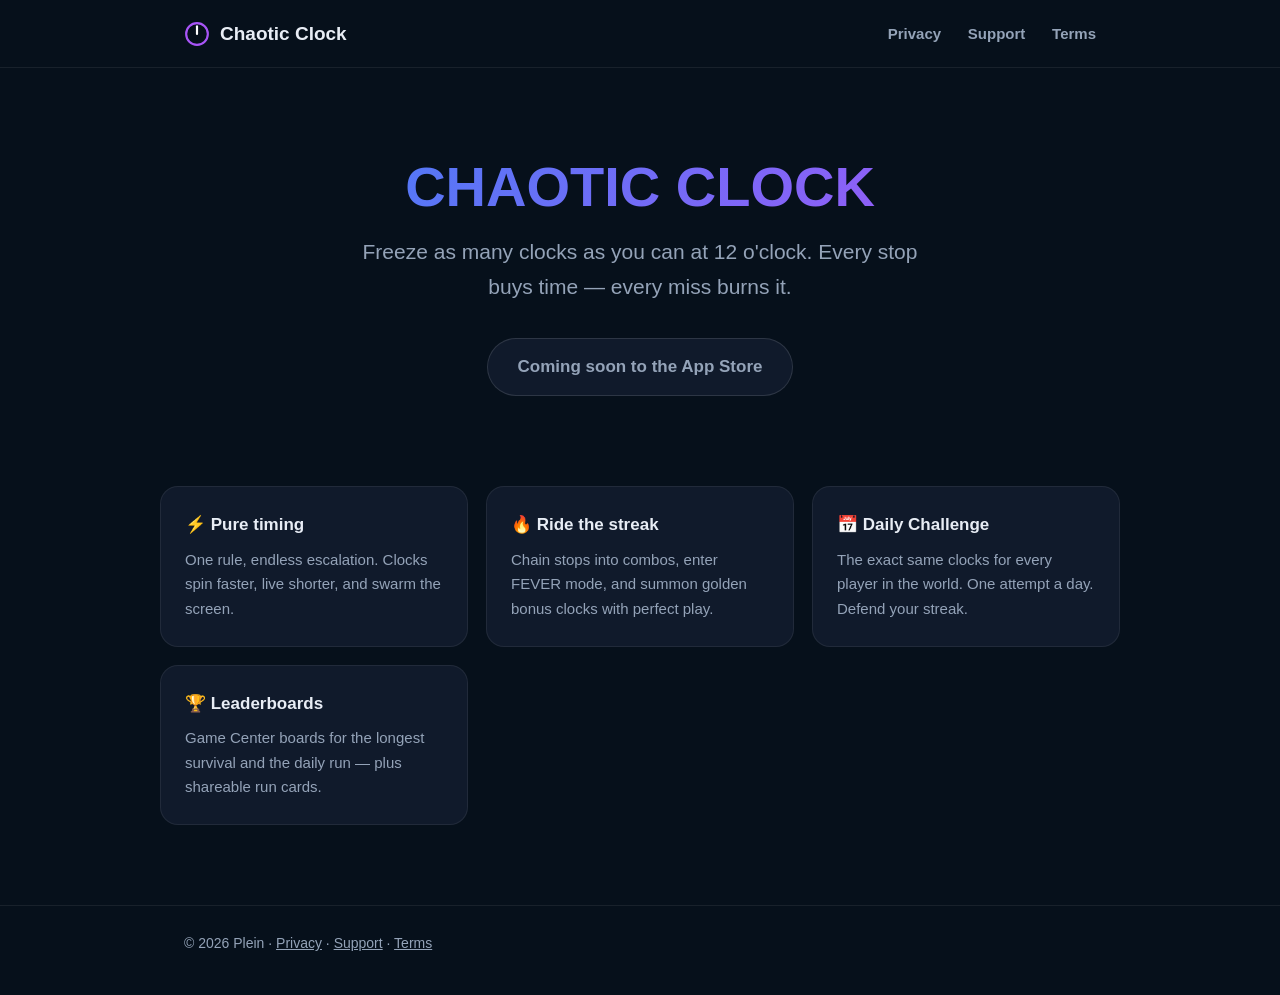
<file: index.html>
<!DOCTYPE html>
<html lang="en">
<head>
<meta charset="utf-8">
<meta name="viewport" content="width=device-width, initial-scale=1">
<title>Chaotic Clock — Freeze time. Outlast chaos.</title>
<meta name="description" content="Chaotic Clock is a pure timing game for iPhone: tap each clock the instant it strikes 12, bank seconds, and outlast the chaos.">
<meta name="theme-color" content="#06101b">
<meta property="og:site_name" content="Chaotic Clock">
<meta property="og:title" content="Chaotic Clock — Freeze time. Outlast chaos.">
<meta property="og:description" content="Tap each clock the instant it strikes 12. Every stop buys time, every miss burns it.">
<meta property="og:type" content="website">
<link rel="stylesheet" href="assets/styles.css">
</head>
<body>

<header class="site-header">
  <div class="wrap">
    <a class="brand" href="./">
      <svg class="clock" viewBox="0 0 24 24" fill="none" stroke="#a855f7" stroke-width="2" aria-hidden="true">
        <circle cx="12" cy="12" r="10"/><path d="M12 12V5" stroke="#fff" stroke-linecap="round"/>
      </svg>
      Chaotic Clock
    </a>
    <nav class="nav">
      <a href="privacy/">Privacy</a>
      <a href="support/">Support</a>
      <a href="terms/">Terms</a>
    </nav>
  </div>
</header>

<main>
  <section class="hero">
    <div class="wrap">
      <h1>CHAOTIC CLOCK</h1>
      <p>Freeze as many clocks as you can at 12 o'clock. Every stop buys time — every miss burns it.</p>
      <span class="badge badge--soon">Coming soon to the App&nbsp;Store</span>
    </div>
  </section>

  <section class="wrap features">
    <div class="feature">
      <h3>⚡ Pure timing</h3>
      <p>One rule, endless escalation. Clocks spin faster, live shorter, and swarm the screen.</p>
    </div>
    <div class="feature">
      <h3>🔥 Ride the streak</h3>
      <p>Chain stops into combos, enter FEVER mode, and summon golden bonus clocks with perfect play.</p>
    </div>
    <div class="feature">
      <h3>📅 Daily Challenge</h3>
      <p>The exact same clocks for every player in the world. One attempt a day. Defend your streak.</p>
    </div>
    <div class="feature">
      <h3>🏆 Leaderboards</h3>
      <p>Game Center boards for the longest survival and the daily run — plus shareable run cards.</p>
    </div>
  </section>
</main>

<footer class="site-footer">
  <div class="wrap">
    © 2026 Plein · <a href="privacy/">Privacy</a> · <a href="support/">Support</a> · <a href="terms/">Terms</a>
  </div>
</footer>

</body>
</html>
</file>
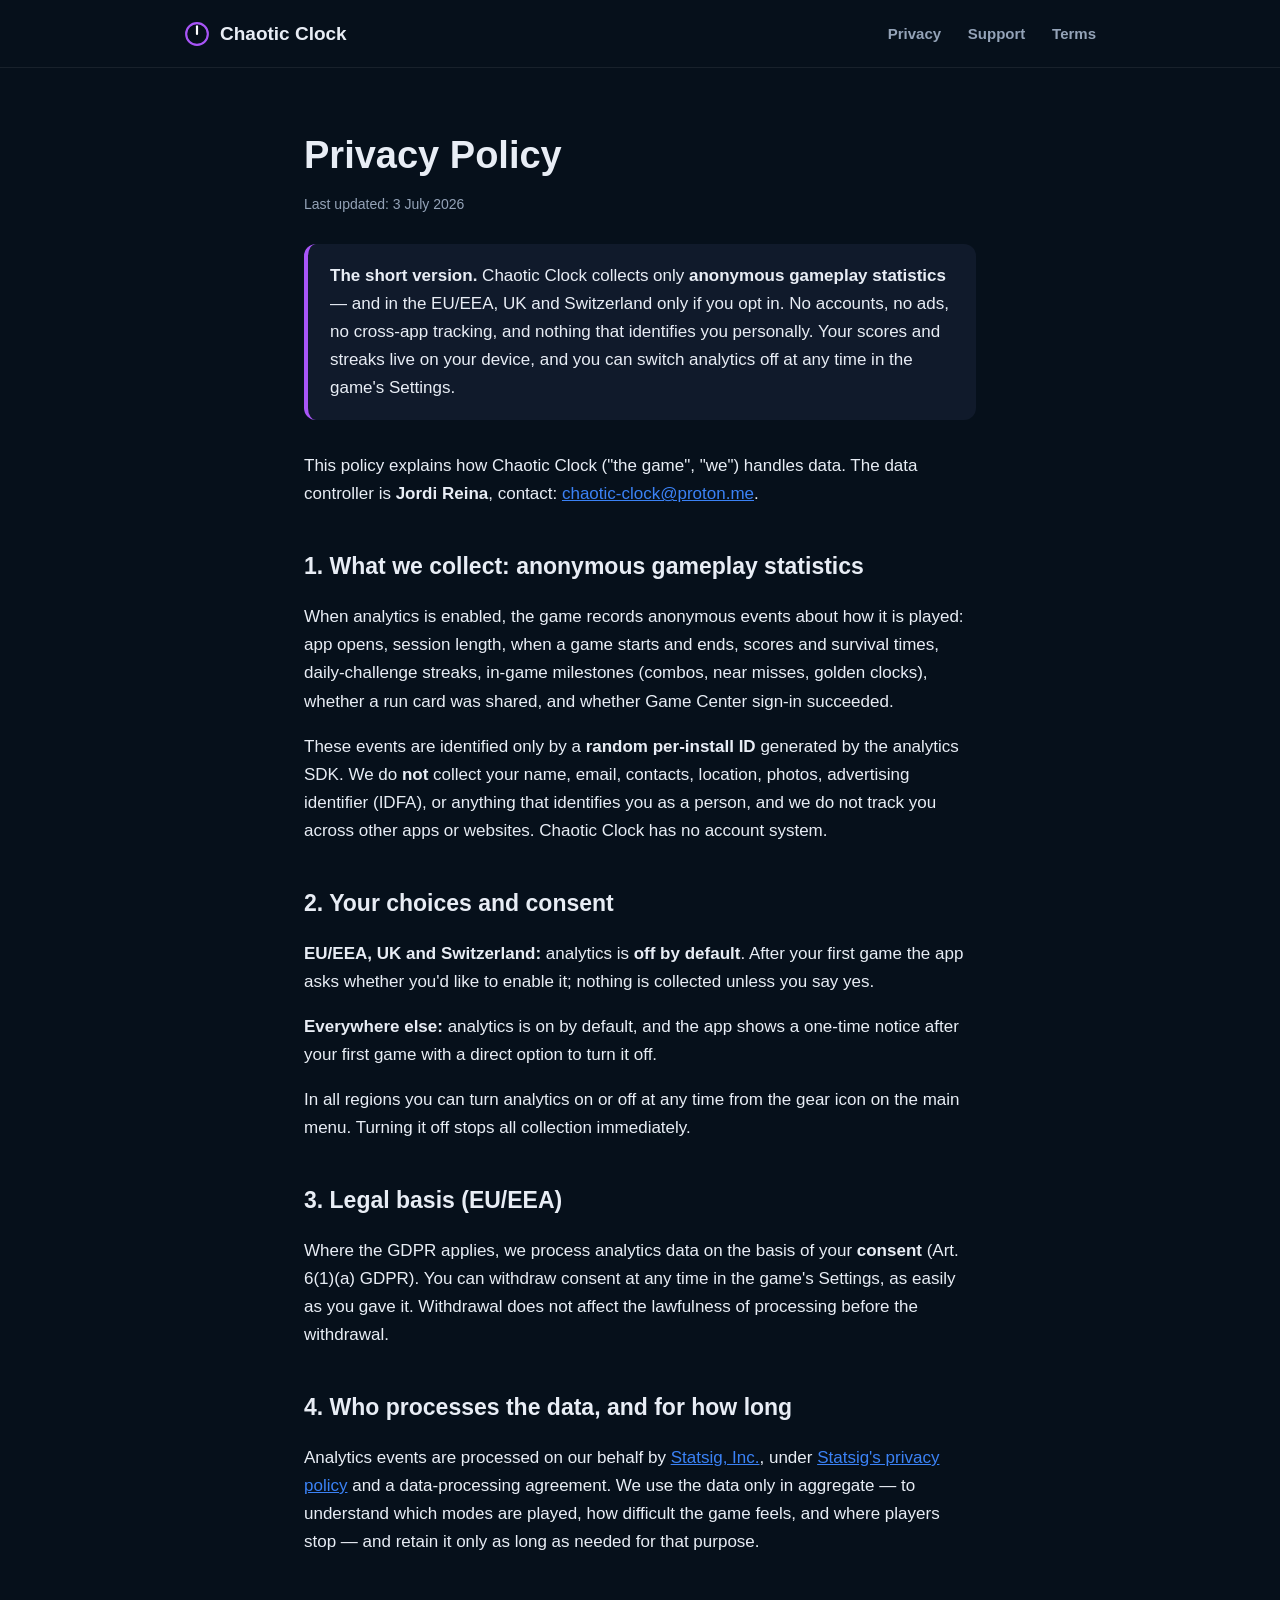
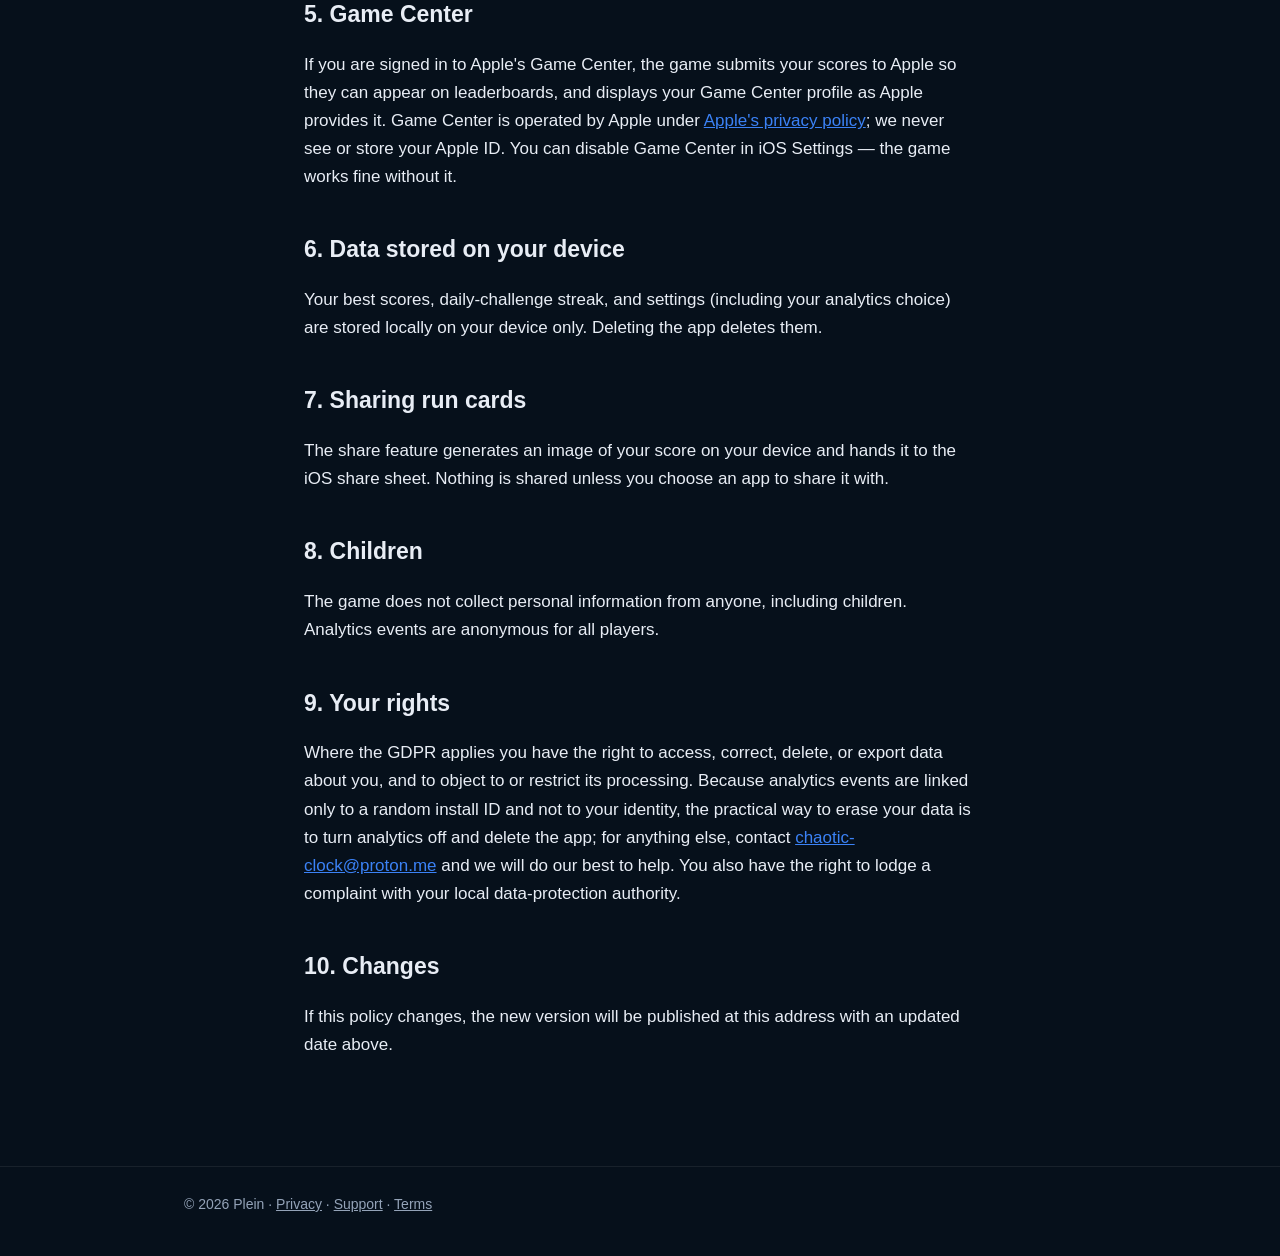
<file: privacy/index.html>
<!DOCTYPE html>
<html lang="en">
<head>
<meta charset="utf-8">
<meta name="viewport" content="width=device-width, initial-scale=1">
<title>Chaotic Clock — Privacy Policy</title>
<meta name="description" content="Chaotic Clock collects only anonymous gameplay analytics, with your consent. No accounts, no ads, no cross-app tracking, no personal data.">
<meta name="theme-color" content="#06101b">
<link rel="stylesheet" href="../assets/styles.css">
</head>
<body>

<header class="site-header">
  <div class="wrap">
    <a class="brand" href="../">
      <svg class="clock" viewBox="0 0 24 24" fill="none" stroke="#a855f7" stroke-width="2" aria-hidden="true">
        <circle cx="12" cy="12" r="10"/><path d="M12 12V5" stroke="#fff" stroke-linecap="round"/>
      </svg>
      Chaotic Clock
    </a>
    <nav class="nav">
      <a href="./">Privacy</a>
      <a href="../support/">Support</a>
      <a href="../terms/">Terms</a>
    </nav>
  </div>
</header>

<main class="article">
  <div class="wrap wrap--narrow">

  <h1>Privacy Policy</h1>
  <div class="updated">Last updated: 3 July 2026</div>

  <div class="lead">
    <strong>The short version.</strong> Chaotic Clock collects only <strong>anonymous gameplay
    statistics</strong> — and in the EU/EEA, UK and Switzerland only if you opt in. No accounts,
    no ads, no cross-app tracking, and nothing that identifies you personally. Your scores and
    streaks live on your device, and you can switch analytics off at any time in the game's
    Settings.
  </div>

  <p>This policy explains how Chaotic Clock ("the game", "we") handles data. The data controller
  is <strong>Jordi Reina</strong>, contact:
  <a href="mailto:chaotic-clock@proton.me">chaotic-clock@proton.me</a>.</p>

  <h2>1. What we collect: anonymous gameplay statistics</h2>
  <p>When analytics is enabled, the game records anonymous events about how it is played: app
  opens, session length, when a game starts and ends, scores and survival times, daily-challenge
  streaks, in-game milestones (combos, near misses, golden clocks), whether a run card was shared,
  and whether Game Center sign-in succeeded.</p>
  <p>These events are identified only by a <strong>random per-install ID</strong> generated by the
  analytics SDK. We do <strong>not</strong> collect your name, email, contacts, location, photos,
  advertising identifier (IDFA), or anything that identifies you as a person, and we do not track
  you across other apps or websites. Chaotic Clock has no account system.</p>

  <h2>2. Your choices and consent</h2>
  <p><strong>EU/EEA, UK and Switzerland:</strong> analytics is <strong>off by default</strong>.
  After your first game the app asks whether you'd like to enable it; nothing is collected unless
  you say yes.</p>
  <p><strong>Everywhere else:</strong> analytics is on by default, and the app shows a one-time
  notice after your first game with a direct option to turn it off.</p>
  <p>In all regions you can turn analytics on or off at any time from the gear icon on the main
  menu. Turning it off stops all collection immediately.</p>

  <h2>3. Legal basis (EU/EEA)</h2>
  <p>Where the GDPR applies, we process analytics data on the basis of your
  <strong>consent</strong> (Art. 6(1)(a) GDPR). You can withdraw consent at any time in the game's
  Settings, as easily as you gave it. Withdrawal does not affect the lawfulness of processing
  before the withdrawal.</p>

  <h2>4. Who processes the data, and for how long</h2>
  <p>Analytics events are processed on our behalf by
  <a href="https://www.statsig.com/" rel="noopener">Statsig, Inc.</a>, under
  <a href="https://www.statsig.com/privacy-policy" rel="noopener">Statsig's privacy policy</a> and
  a data-processing agreement. We use the data only in aggregate — to understand which modes are
  played, how difficult the game feels, and where players stop — and retain it only as long as
  needed for that purpose.</p>

  <h2>5. Game Center</h2>
  <p>If you are signed in to Apple's Game Center, the game submits your scores to Apple so they can
  appear on leaderboards, and displays your Game Center profile as Apple provides it. Game Center is
  operated by Apple under
  <a href="https://www.apple.com/legal/privacy/" rel="noopener">Apple's privacy policy</a>;
  we never see or store your Apple ID. You can disable Game Center in iOS Settings — the game works
  fine without it.</p>

  <h2>6. Data stored on your device</h2>
  <p>Your best scores, daily-challenge streak, and settings (including your analytics choice) are
  stored locally on your device only. Deleting the app deletes them.</p>

  <h2>7. Sharing run cards</h2>
  <p>The share feature generates an image of your score on your device and hands it to the iOS share
  sheet. Nothing is shared unless you choose an app to share it with.</p>

  <h2>8. Children</h2>
  <p>The game does not collect personal information from anyone, including children. Analytics
  events are anonymous for all players.</p>

  <h2>9. Your rights</h2>
  <p>Where the GDPR applies you have the right to access, correct, delete, or export data about
  you, and to object to or restrict its processing. Because analytics events are linked only to a
  random install ID and not to your identity, the practical way to erase your data is to turn
  analytics off and delete the app; for anything else, contact
  <a href="mailto:chaotic-clock@proton.me">chaotic-clock@proton.me</a> and we will do our best to
  help. You also have the right to lodge a complaint with your local data-protection authority.</p>

  <h2>10. Changes</h2>
  <p>If this policy changes, the new version will be published at this address with an updated date
  above.</p>

  </div>
</main>

<footer class="site-footer">
  <div class="wrap">
    © 2026 Plein · <a href="./">Privacy</a> · <a href="../support/">Support</a> · <a href="../terms/">Terms</a>
  </div>
</footer>

</body>
</html>
</file>
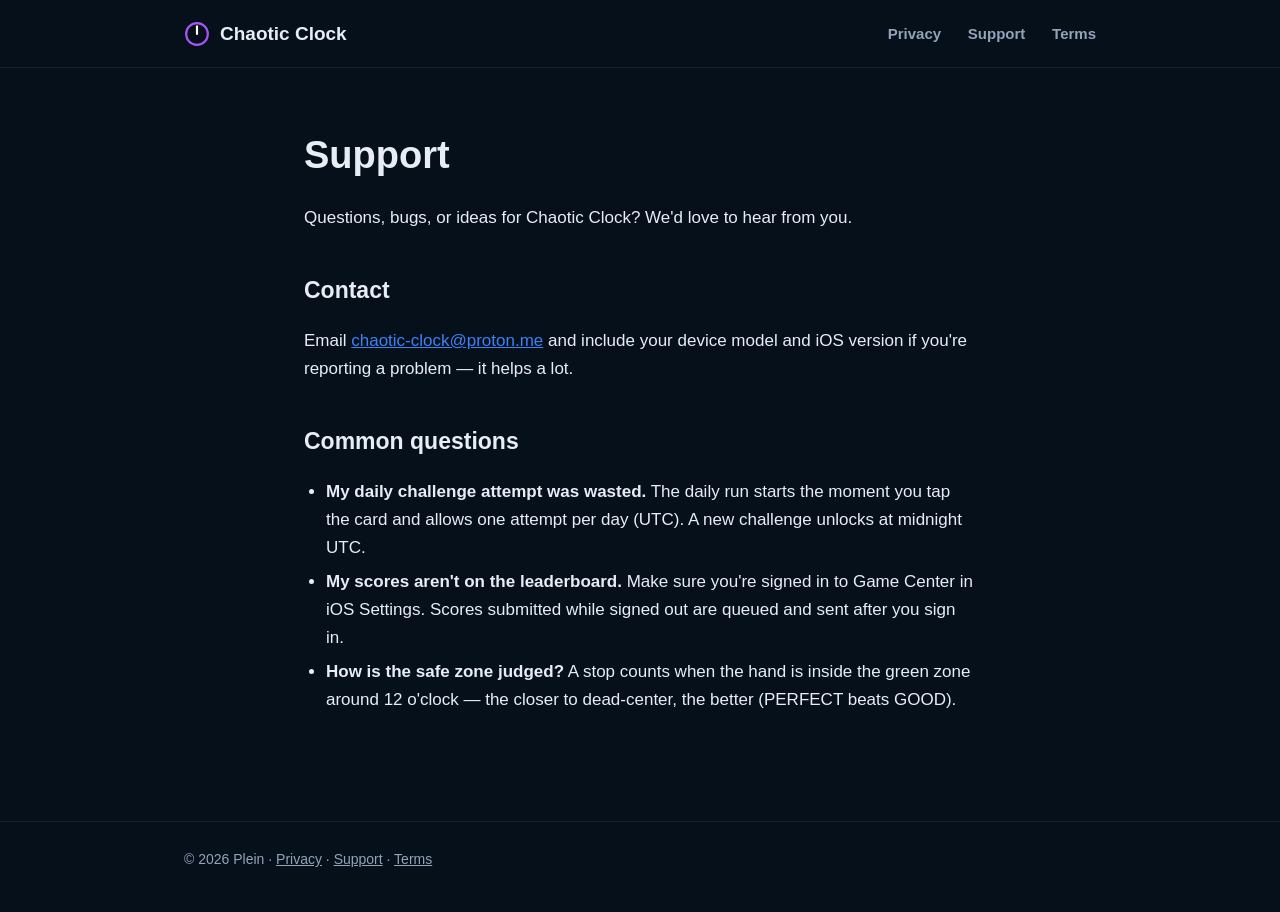
<file: support/index.html>
<!DOCTYPE html>
<html lang="en">
<head>
<meta charset="utf-8">
<meta name="viewport" content="width=device-width, initial-scale=1">
<title>Chaotic Clock — Support</title>
<meta name="description" content="Get help with Chaotic Clock.">
<meta name="theme-color" content="#06101b">
<link rel="stylesheet" href="../assets/styles.css">
</head>
<body>

<header class="site-header">
  <div class="wrap">
    <a class="brand" href="../">
      <svg class="clock" viewBox="0 0 24 24" fill="none" stroke="#a855f7" stroke-width="2" aria-hidden="true">
        <circle cx="12" cy="12" r="10"/><path d="M12 12V5" stroke="#fff" stroke-linecap="round"/>
      </svg>
      Chaotic Clock
    </a>
    <nav class="nav">
      <a href="../privacy/">Privacy</a>
      <a href="./">Support</a>
      <a href="../terms/">Terms</a>
    </nav>
  </div>
</header>

<main class="article">
  <div class="wrap wrap--narrow">

  <h1>Support</h1>

  <p>Questions, bugs, or ideas for Chaotic Clock? We'd love to hear from you.</p>

  <h2>Contact</h2>
  <p>Email <a href="mailto:chaotic-clock@proton.me">chaotic-clock@proton.me</a> and include your device
  model and iOS version if you're reporting a problem — it helps a lot.</p>

  <h2>Common questions</h2>
  <ul>
    <li><strong>My daily challenge attempt was wasted.</strong> The daily run starts the moment you
        tap the card and allows one attempt per day (UTC). A new challenge unlocks at midnight UTC.</li>
    <li><strong>My scores aren't on the leaderboard.</strong> Make sure you're signed in to Game
        Center in iOS Settings. Scores submitted while signed out are queued and sent after you
        sign in.</li>
    <li><strong>How is the safe zone judged?</strong> A stop counts when the hand is inside the green
        zone around 12 o'clock — the closer to dead-center, the better (PERFECT beats GOOD).</li>
  </ul>

  </div>
</main>

<footer class="site-footer">
  <div class="wrap">
    © 2026 Plein · <a href="../privacy/">Privacy</a> · <a href="./">Support</a> · <a href="../terms/">Terms</a>
  </div>
</footer>

</body>
</html>
</file>
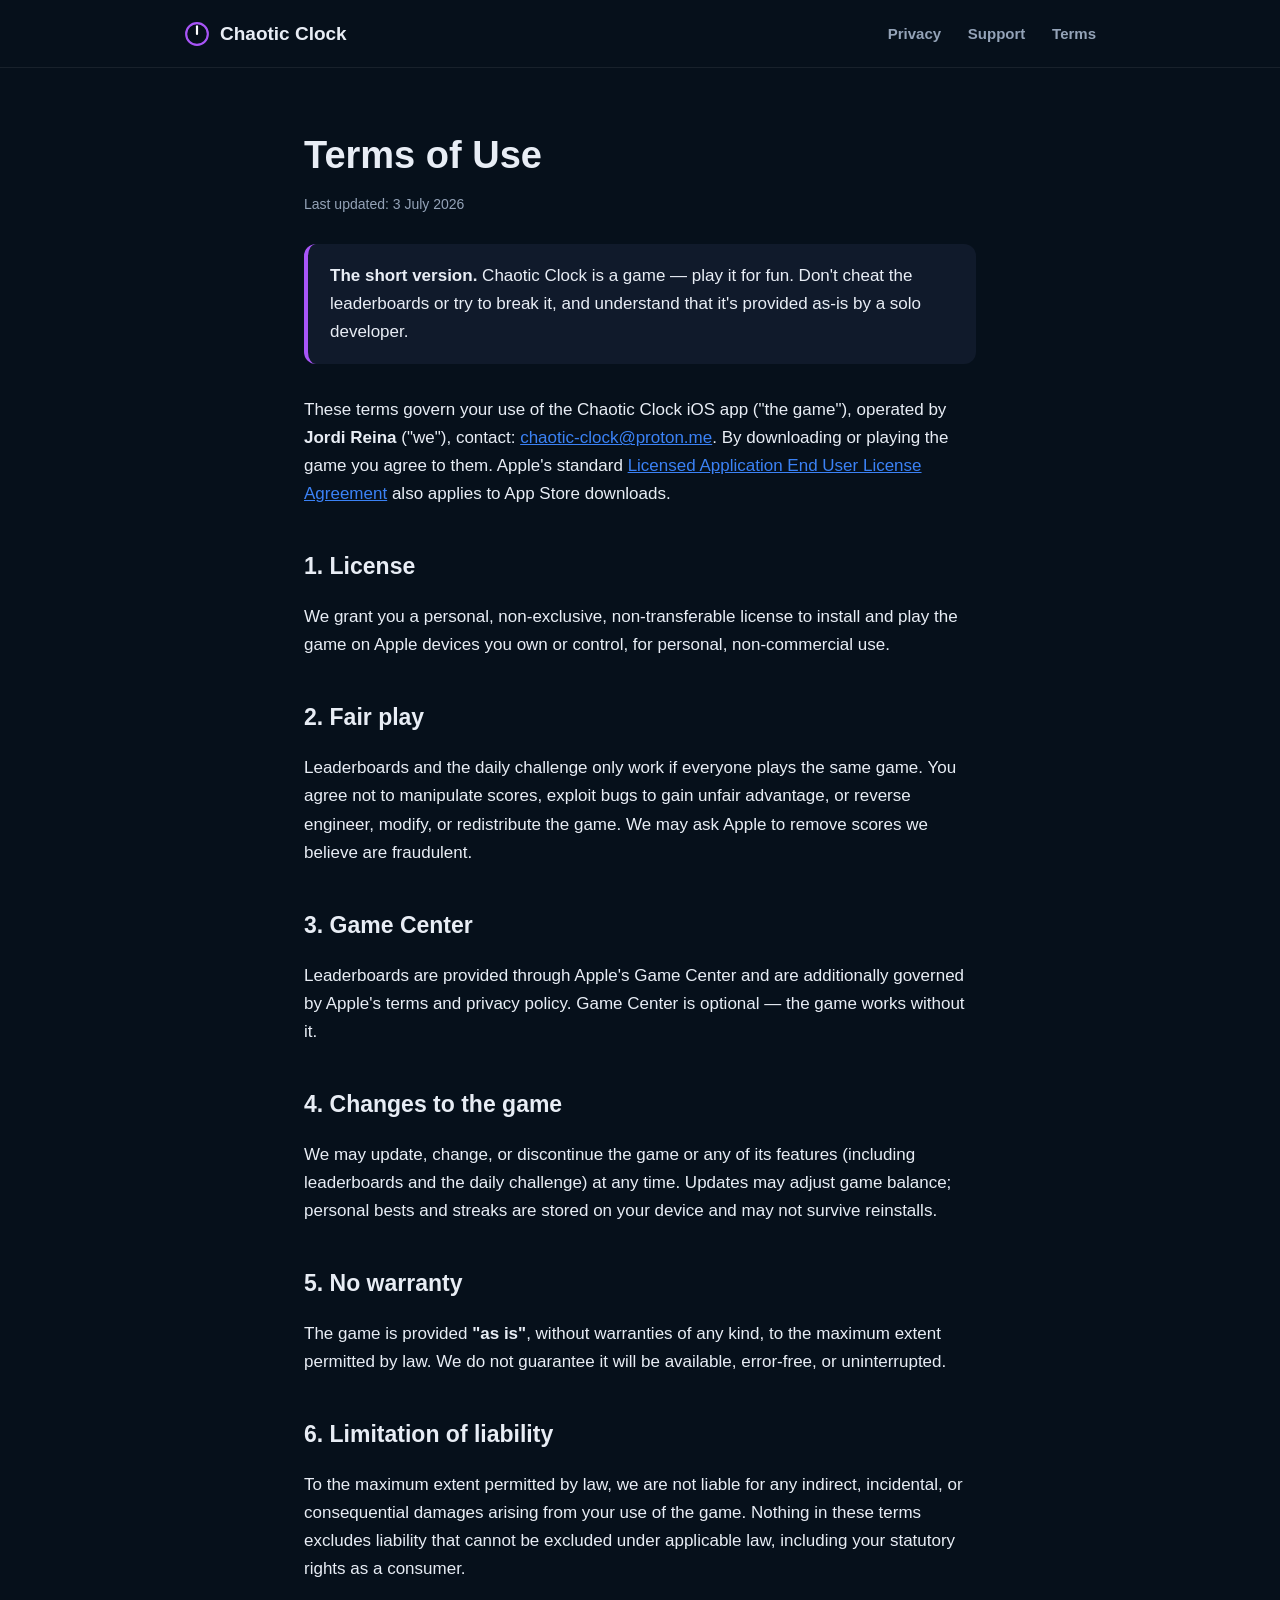
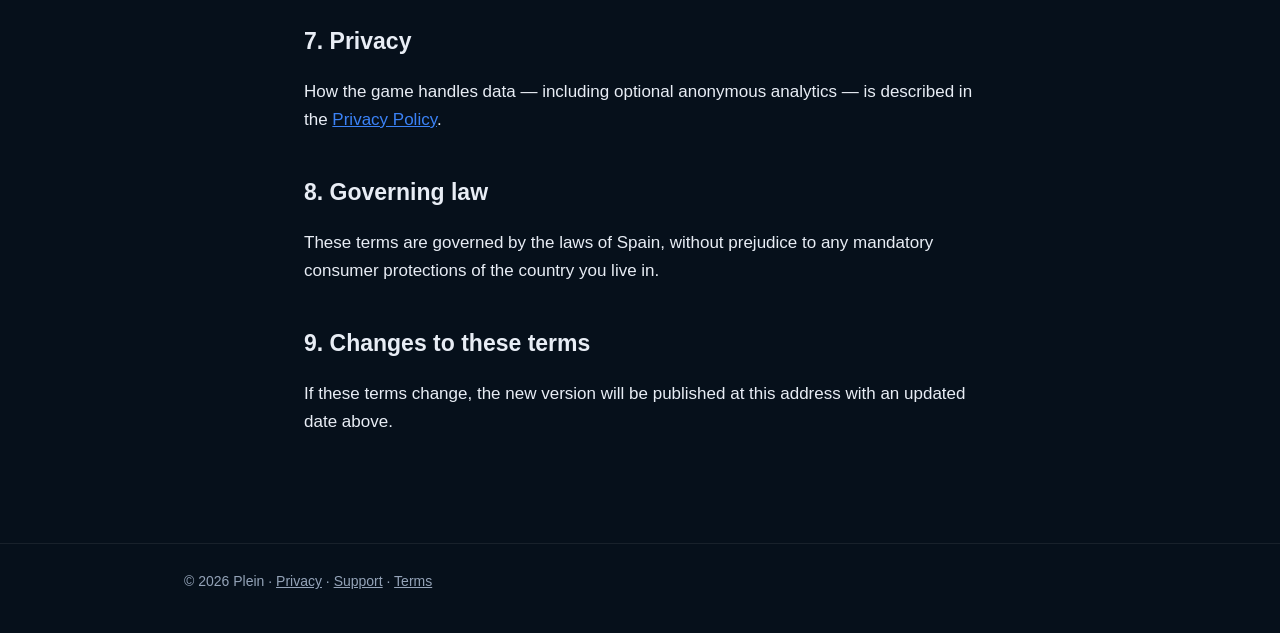
<file: terms/index.html>
<!DOCTYPE html>
<html lang="en">
<head>
<meta charset="utf-8">
<meta name="viewport" content="width=device-width, initial-scale=1">
<title>Chaotic Clock — Terms of Use</title>
<meta name="description" content="Terms of use for the Chaotic Clock iOS game.">
<meta name="theme-color" content="#06101b">
<link rel="stylesheet" href="../assets/styles.css">
</head>
<body>

<header class="site-header">
  <div class="wrap">
    <a class="brand" href="../">
      <svg class="clock" viewBox="0 0 24 24" fill="none" stroke="#a855f7" stroke-width="2" aria-hidden="true">
        <circle cx="12" cy="12" r="10"/><path d="M12 12V5" stroke="#fff" stroke-linecap="round"/>
      </svg>
      Chaotic Clock
    </a>
    <nav class="nav">
      <a href="../privacy/">Privacy</a>
      <a href="../support/">Support</a>
      <a href="./">Terms</a>
    </nav>
  </div>
</header>

<main class="article">
  <div class="wrap wrap--narrow">

  <h1>Terms of Use</h1>
  <div class="updated">Last updated: 3 July 2026</div>

  <div class="lead">
    <strong>The short version.</strong> Chaotic Clock is a game — play it for fun. Don't cheat the
    leaderboards or try to break it, and understand that it's provided as-is by a solo developer.
  </div>

  <p>These terms govern your use of the Chaotic Clock iOS app ("the game"), operated by
  <strong>Jordi Reina</strong> ("we"), contact:
  <a href="mailto:chaotic-clock@proton.me">chaotic-clock@proton.me</a>. By downloading or playing
  the game you agree to them. Apple's standard
  <a href="https://www.apple.com/legal/internet-services/itunes/dev/stdeula/" rel="noopener">Licensed
  Application End User License Agreement</a> also applies to App Store downloads.</p>

  <h2>1. License</h2>
  <p>We grant you a personal, non-exclusive, non-transferable license to install and play the game
  on Apple devices you own or control, for personal, non-commercial use.</p>

  <h2>2. Fair play</h2>
  <p>Leaderboards and the daily challenge only work if everyone plays the same game. You agree not
  to manipulate scores, exploit bugs to gain unfair advantage, or reverse engineer, modify, or
  redistribute the game. We may ask Apple to remove scores we believe are fraudulent.</p>

  <h2>3. Game Center</h2>
  <p>Leaderboards are provided through Apple's Game Center and are additionally governed by
  Apple's terms and privacy policy. Game Center is optional — the game works without it.</p>

  <h2>4. Changes to the game</h2>
  <p>We may update, change, or discontinue the game or any of its features (including leaderboards
  and the daily challenge) at any time. Updates may adjust game balance; personal bests and streaks
  are stored on your device and may not survive reinstalls.</p>

  <h2>5. No warranty</h2>
  <p>The game is provided <strong>"as is"</strong>, without warranties of any kind, to the maximum
  extent permitted by law. We do not guarantee it will be available, error-free, or uninterrupted.</p>

  <h2>6. Limitation of liability</h2>
  <p>To the maximum extent permitted by law, we are not liable for any indirect, incidental, or
  consequential damages arising from your use of the game. Nothing in these terms excludes
  liability that cannot be excluded under applicable law, including your statutory rights as a
  consumer.</p>

  <h2>7. Privacy</h2>
  <p>How the game handles data — including optional anonymous analytics — is described in the
  <a href="../privacy/">Privacy Policy</a>.</p>

  <h2>8. Governing law</h2>
  <p>These terms are governed by the laws of Spain, without prejudice to any mandatory consumer
  protections of the country you live in.</p>

  <h2>9. Changes to these terms</h2>
  <p>If these terms change, the new version will be published at this address with an updated date
  above.</p>

  </div>
</main>

<footer class="site-footer">
  <div class="wrap">
    © 2026 Plein · <a href="../privacy/">Privacy</a> · <a href="../support/">Support</a> · <a href="./">Terms</a>
  </div>
</footer>

</body>
</html>
</file>
<file: assets/styles.css>
:root {
  --bg: #06101b;
  --surface: #101a2b;
  --text: #e8edf5;
  --muted: #94a3b8;
  --accent: #a855f7;
  --accent2: #3b82f6;
  --good: #4ade80;
}

* { box-sizing: border-box; }

body {
  margin: 0;
  background: var(--bg);
  color: var(--text);
  font: 17px/1.65 -apple-system, BlinkMacSystemFont, "Segoe UI", Roboto, sans-serif;
}

.wrap { max-width: 960px; margin: 0 auto; padding: 0 24px; }
.wrap--narrow { max-width: 720px; }

.site-header { padding: 18px 0; border-bottom: 1px solid rgba(255, 255, 255, 0.07); }
.site-header .wrap { display: flex; align-items: center; justify-content: space-between; }

.brand {
  display: flex; align-items: center; gap: 10px;
  font-weight: 800; font-size: 19px; color: var(--text); text-decoration: none;
}
.brand .clock { width: 26px; height: 26px; }

.nav a { color: var(--muted); text-decoration: none; margin-left: 22px; font-weight: 600; font-size: 15px; }
.nav a:hover { color: var(--text); }

.hero { text-align: center; padding: 90px 0 70px; }
.hero h1 {
  font-size: 56px; line-height: 1.05; margin: 0 0 18px; font-weight: 900;
  background: linear-gradient(120deg, var(--accent2), var(--accent));
  -webkit-background-clip: text; background-clip: text; color: transparent;
}
.hero p { color: var(--muted); font-size: 21px; max-width: 560px; margin: 0 auto 34px; }

.badge {
  display: inline-block; padding: 14px 30px; border-radius: 999px;
  background: var(--accent); color: #fff; font-weight: 700; text-decoration: none;
  box-shadow: 0 8px 30px rgba(168, 85, 247, 0.35);
}
.badge--soon { background: var(--surface); color: var(--muted); box-shadow: none;
  border: 1px solid rgba(255, 255, 255, 0.12); }

.features { display: grid; grid-template-columns: repeat(auto-fit, minmax(240px, 1fr));
  gap: 18px; padding: 20px 0 80px; }
.feature { background: var(--surface); border: 1px solid rgba(255, 255, 255, 0.07);
  border-radius: 18px; padding: 24px; }
.feature h3 { margin: 0 0 8px; font-size: 17px; }
.feature p { margin: 0; color: var(--muted); font-size: 15px; }

.article { padding: 56px 0 90px; }
.article h1 { font-size: 38px; margin: 0 0 6px; }
.updated { color: var(--muted); font-size: 14px; margin-bottom: 28px; }
.lead { background: var(--surface); border-left: 4px solid var(--accent);
  border-radius: 12px; padding: 18px 22px; margin-bottom: 32px; }
.article h2 { font-size: 23px; margin: 40px 0 10px; }
.article a { color: var(--accent2); }
.article ul { padding-left: 22px; }
.article li { margin-bottom: 6px; }

.site-footer { border-top: 1px solid rgba(255, 255, 255, 0.07);
  padding: 26px 0 40px; color: var(--muted); font-size: 14px; }
.site-footer a { color: var(--muted); }
</file>
